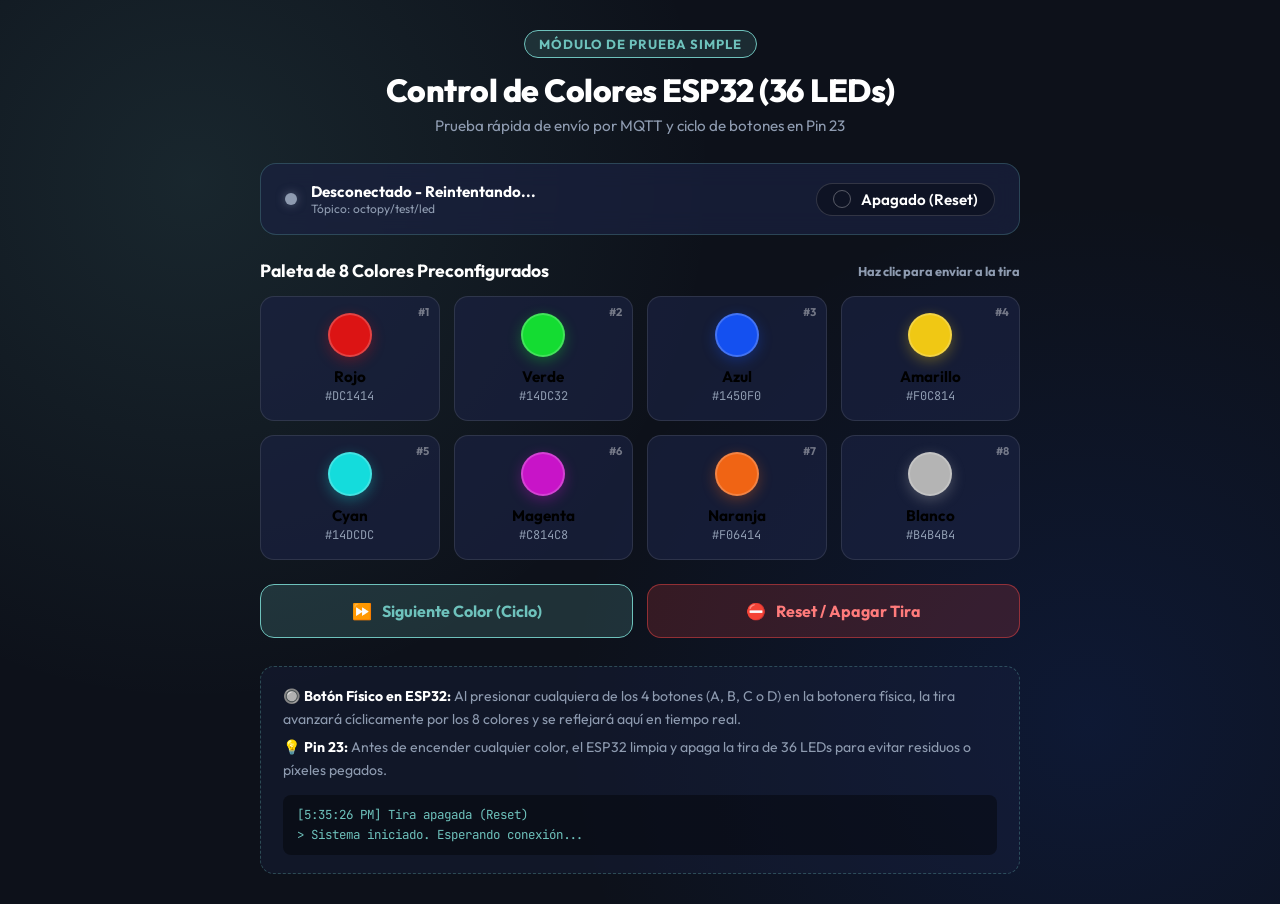
<file: test/index.html>
<!DOCTYPE html>
<html lang="es">
<head>
  <meta charset="UTF-8">
  <meta name="viewport" content="width=device-width, initial-scale=1.0">
  <title>Octopy - Test de Colores y Botonera ESP32</title>
  <link rel="preconnect" href="https://fonts.googleapis.com">
  <link rel="preconnect" href="https://fonts.gstatic.com" crossorigin>
  <link href="https://fonts.googleapis.com/css2?family=Outfit:wght@400;500;600;700;800&family=JetBrains+Mono:wght@400;600&display=swap" rel="stylesheet">
  <style>
    :root {
      --bg-dark: #0D111A;
      --card-bg: rgba(26, 34, 64, 0.7);
      --card-border: rgba(110, 194, 188, 0.25);
      --accent-teal: #6EC2BC;
      --text-main: #FFFFFF;
      --text-muted: #8E9BB0;
    }

    * {
      box-sizing: border-box;
      margin: 0;
      padding: 0;
      font-family: 'Outfit', sans-serif;
    }

    body {
      background-color: var(--bg-dark);
      background-image: 
        radial-gradient(circle at 15% 20%, rgba(110, 194, 188, 0.12) 0%, transparent 40%),
        radial-gradient(circle at 85% 80%, rgba(20, 80, 240, 0.12) 0%, transparent 40%);
      color: var(--text-main);
      min-height: 100vh;
      display: flex;
      flex-direction: column;
      align-items: center;
      padding: 30px 20px;
    }

    .container {
      width: 100%;
      max-width: 760px;
    }

    header {
      text-align: center;
      margin-bottom: 28px;
    }

    .badge {
      display: inline-block;
      padding: 5px 14px;
      border-radius: 20px;
      background: rgba(110, 194, 188, 0.15);
      border: 1px solid var(--accent-teal);
      color: var(--accent-teal);
      font-size: 0.82rem;
      font-weight: 700;
      letter-spacing: 1px;
      text-transform: uppercase;
      margin-bottom: 12px;
    }

    h1 {
      font-size: 2rem;
      font-weight: 800;
      letter-spacing: -0.5px;
      margin-bottom: 6px;
    }

    .subtitle {
      color: var(--text-muted);
      font-size: 0.95rem;
    }

    /* Status Bar */
    .status-panel {
      background: var(--card-bg);
      border: 1px solid var(--card-border);
      border-radius: 16px;
      backdrop-filter: blur(12px);
      padding: 18px 24px;
      margin-bottom: 24px;
      display: flex;
      align-items: center;
      justify-content: space-between;
      gap: 16px;
      flex-wrap: wrap;
    }

    .status-left {
      display: flex;
      align-items: center;
      gap: 14px;
    }

    .live-dot {
      width: 12px;
      height: 12px;
      border-radius: 50%;
      background: #8E9BB0;
      box-shadow: 0 0 10px rgba(142, 155, 176, 0.5);
      transition: all 0.3s ease;
    }

    .live-dot.connected {
      background: #14DC32;
      box-shadow: 0 0 14px #14DC32;
    }

    .preview-chip {
      display: flex;
      align-items: center;
      gap: 10px;
      padding: 6px 16px;
      border-radius: 24px;
      background: rgba(0, 0, 0, 0.3);
      border: 1px solid rgba(255, 255, 255, 0.15);
    }

    .preview-color {
      width: 18px;
      height: 18px;
      border-radius: 50%;
      background: transparent;
      border: 1.5px solid rgba(255, 255, 255, 0.3);
      transition: all 0.3s cubic-bezier(0.4, 0, 0.2, 1);
    }

    .preview-label {
      font-weight: 600;
      font-size: 0.95rem;
    }

    /* Grid of Colors */
    .section-title {
      font-size: 1.1rem;
      font-weight: 700;
      margin-bottom: 14px;
      display: flex;
      align-items: center;
      justify-content: space-between;
    }

    .colors-grid {
      display: grid;
      grid-template-columns: repeat(auto-fit, minmax(150px, 1fr));
      gap: 14px;
      margin-bottom: 24px;
    }

    .color-btn {
      position: relative;
      background: var(--card-bg);
      border: 1.5px solid rgba(255, 255, 255, 0.1);
      border-radius: 14px;
      padding: 16px 14px;
      cursor: pointer;
      display: flex;
      flex-direction: column;
      align-items: center;
      gap: 10px;
      transition: all 0.2s cubic-bezier(0.4, 0, 0.2, 1);
      overflow: hidden;
    }

    .color-btn:hover {
      transform: translateY(-3px);
      border-color: rgba(255, 255, 255, 0.35);
      box-shadow: 0 8px 24px rgba(0, 0, 0, 0.4);
    }

    .color-btn:active {
      transform: translateY(0);
    }

    .color-btn.active {
      border-color: var(--accent-teal);
      background: rgba(110, 194, 188, 0.12);
      box-shadow: 0 0 20px rgba(110, 194, 188, 0.3);
    }

    .swatch {
      width: 44px;
      height: 44px;
      border-radius: 50%;
      border: 2px solid rgba(255, 255, 255, 0.2);
      box-shadow: 0 4px 14px rgba(0, 0, 0, 0.3);
      transition: transform 0.2s ease;
    }

    .color-btn:hover .swatch {
      transform: scale(1.1);
    }

    .color-info {
      text-align: center;
    }

    .color-name {
      font-weight: 700;
      font-size: 0.95rem;
      margin-bottom: 2px;
    }

    .color-hex {
      font-size: 0.75rem;
      color: var(--text-muted);
      font-family: 'JetBrains Mono', monospace;
    }

    .color-index-tag {
      position: absolute;
      top: 8px;
      right: 10px;
      font-size: 0.7rem;
      font-weight: 700;
      color: rgba(255, 255, 255, 0.4);
    }

    /* Actions */
    .actions-panel {
      display: grid;
      grid-template-columns: 1fr 1fr;
      gap: 14px;
      margin-bottom: 28px;
    }

    .btn {
      padding: 16px 20px;
      border-radius: 14px;
      font-weight: 700;
      font-size: 1rem;
      cursor: pointer;
      display: flex;
      align-items: center;
      justify-content: center;
      gap: 10px;
      transition: all 0.2s ease;
      border: none;
    }

    .btn-reset {
      background: rgba(239, 68, 68, 0.18);
      border: 1.5px solid rgba(239, 68, 68, 0.5);
      color: #FF7B7B;
    }

    .btn-reset:hover {
      background: rgba(239, 68, 68, 0.35);
      transform: translateY(-2px);
      box-shadow: 0 6px 20px rgba(239, 68, 68, 0.3);
    }

    .btn-cycle {
      background: rgba(110, 194, 188, 0.18);
      border: 1.5px solid var(--accent-teal);
      color: var(--accent-teal);
    }

    .btn-cycle:hover {
      background: rgba(110, 194, 188, 0.3);
      transform: translateY(-2px);
      box-shadow: 0 6px 20px rgba(110, 194, 188, 0.3);
    }

    /* Instructions card */
    .card-info {
      background: rgba(26, 34, 64, 0.4);
      border: 1px dashed rgba(110, 194, 188, 0.3);
      border-radius: 14px;
      padding: 18px 22px;
      font-size: 0.88rem;
      line-height: 1.6;
      color: var(--text-muted);
    }

    .card-info strong {
      color: var(--text-main);
    }

    .log-box {
      margin-top: 14px;
      background: rgba(0, 0, 0, 0.4);
      border-radius: 8px;
      padding: 10px 14px;
      font-family: 'JetBrains Mono', monospace;
      font-size: 0.78rem;
      color: var(--accent-teal);
      max-height: 90px;
      overflow-y: auto;
    }
  </style>
</head>
<body>
  <div class="container">
    <header>
      <div class="badge">Módulo de Prueba Simple</div>
      <h1>Control de Colores ESP32 (36 LEDs)</h1>
      <p class="subtitle">Prueba rápida de envío por MQTT y ciclo de botones en Pin 23</p>
    </header>

    <!-- Barra de Estado -->
    <div class="status-panel">
      <div class="status-left">
        <div class="live-dot" id="mqttDot" title="Conexión MQTT"></div>
        <div>
          <div style="font-weight: 700; font-size: 0.95rem;" id="mqttText">Conectando a MQTT...</div>
          <div style="font-size: 0.75rem; color: var(--text-muted);">Tópico: octopy/test/led</div>
        </div>
      </div>

      <div class="preview-chip">
        <div class="preview-color" id="previewColor"></div>
        <div class="preview-label" id="previewLabel">Apagado (Reset)</div>
      </div>
    </div>

    <!-- Grid de Colores -->
    <div class="section-title">
      <span>Paleta de 8 Colores Preconfigurados</span>
      <span style="font-size: 0.8rem; color: var(--text-muted);">Haz clic para enviar a la tira</span>
    </div>

    <div class="colors-grid" id="colorsGrid"></div>

    <!-- Botones de Acción -->
    <div class="actions-panel">
      <button class="btn btn-cycle" id="btnCycle" onclick="cycleNextColor()">
        <span>⏩</span> Siguiente Color (Ciclo)
      </button>
      <button class="btn btn-reset" onclick="sendReset()">
        <span>⛔</span> Reset / Apagar Tira
      </button>
    </div>

    <!-- Info del Hardware -->
    <div class="card-info">
      <div>🔘 <strong>Botón Físico en ESP32:</strong> Al presionar cualquiera de los 4 botones (A, B, C o D) en la botonera física, la tira avanzará cíclicamente por los 8 colores y se reflejará aquí en tiempo real.</div>
      <div style="margin-top: 6px;">💡 <strong>Pin 23:</strong> Antes de encender cualquier color, el ESP32 limpia y apaga la tira de 36 LEDs para evitar residuos o píxeles pegados.</div>
      <div class="log-box" id="logBox">> Sistema iniciado. Esperando conexión...</div>
    </div>
  </div>

  <script>
    const COLORS = [
      { name: "Rojo",     hex: "#DC1414", r: 220, g: 20,  b: 20 },
      { name: "Verde",    hex: "#14DC32", r: 20,  g: 220, b: 50 },
      { name: "Azul",     hex: "#1450F0", r: 20,  g: 80,  b: 240 },
      { name: "Amarillo", hex: "#F0C814", r: 240, g: 200, b: 20 },
      { name: "Cyan",     hex: "#14DCDC", r: 20,  g: 220, b: 220 },
      { name: "Magenta",  hex: "#C814C8", r: 200, g: 20,  b: 200 },
      { name: "Naranja",  hex: "#F06414", r: 240, g: 100, b: 20 },
      { name: "Blanco",   hex: "#B4B4B4", r: 180, g: 180, b: 180 }
    ];

    let currentIndex = -1;
    let ws = null;

    function renderPalette() {
      const grid = document.getElementById("colorsGrid");
      grid.innerHTML = "";

      COLORS.forEach((col, idx) => {
        const btn = document.createElement("button");
        btn.className = `color-btn ${currentIndex === idx ? 'active' : ''}`;
        btn.id = `col-btn-${idx}`;
        btn.onclick = () => selectColor(idx);

        btn.innerHTML = `
          <div class="color-index-tag">#${idx + 1}</div>
          <div class="swatch" style="background-color: ${col.hex}; box-shadow: 0 4px 14px ${col.hex}55;"></div>
          <div class="color-info">
            <div class="color-name">${col.name}</div>
            <div class="color-hex">${col.hex}</div>
          </div>
        `;
        grid.appendChild(btn);
      });
    }

    function updatePreview(idx) {
      currentIndex = idx;
      const previewColor = document.getElementById("previewColor");
      const previewLabel = document.getElementById("previewLabel");

      document.querySelectorAll(".color-btn").forEach((b, i) => {
        b.classList.toggle("active", i === idx);
      });

      if (idx >= 0 && idx < COLORS.length) {
        const c = COLORS[idx];
        previewColor.style.backgroundColor = c.hex;
        previewColor.style.boxShadow = `0 0 12px ${c.hex}`;
        previewLabel.textContent = `${c.name} (#${idx + 1})`;
        log(`Color activo: ${c.name} (${c.hex})`);
      } else {
        previewColor.style.backgroundColor = "transparent";
        previewColor.style.boxShadow = "none";
        previewLabel.textContent = "Apagado (Reset)";
        log("Tira apagada (Reset)");
      }
    }

    function selectColor(idx) {
      if (idx < 0 || idx >= COLORS.length) return;
      const c = COLORS[idx];
      updatePreview(idx);

      sendPayload({
        cmd: "SET_COLOR",
        index: idx,
        name: c.name,
        hex: c.hex,
        r: c.r,
        g: c.g,
        b: c.b
      });
    }

    function cycleNextColor() {
      const nextIdx = (currentIndex + 1) % COLORS.length;
      selectColor(nextIdx);
    }

    function sendReset() {
      updatePreview(-1);
      sendPayload({ cmd: "RESET" });
    }

    function sendPayload(payload) {
      if (ws && ws.readyState === WebSocket.OPEN) {
        ws.send(JSON.stringify(payload));
      } else {
        fetch("/api/command", {
          method: "POST",
          headers: { "Content-Type": "application/json" },
          body: JSON.stringify(payload)
        }).catch(err => log("Error HTTP: " + err.message));
      }
    }

    function log(msg) {
      const box = document.getElementById("logBox");
      const time = new Date().toLocaleTimeString();
      box.innerHTML = `[${time}] ${msg}<br>` + box.innerHTML;
    }

    function connectWS() {
      const protocol = window.location.protocol === "https:" ? "wss:" : "ws:";
      const wsUrl = `${protocol}//${window.location.host}/ws`;
      
      ws = new WebSocket(wsUrl);

      ws.onopen = () => {
        document.getElementById("mqttDot").classList.add("connected");
        document.getElementById("mqttText").textContent = "MQTT Conectado";
        log("WebSocket conectado al servidor");
      };

      ws.onmessage = (evt) => {
        try {
          const data = JSON.parse(evt.data);
          if (data.event === "COLOR_CHANGED") {
            log(`ESP32 reportó cambio: ${data.name || ''} (índice ${data.index})`);
            updatePreview(data.index);
          } else if (data.event === "RESET") {
            updatePreview(-1);
          } else if (data.event === "ONLINE") {
            log(`ESP32 se conectó a la red (IP: ${data.ip || 'N/A'})`);
          }
        } catch(e) {
          console.error(e);
        }
      };

      ws.onclose = () => {
        document.getElementById("mqttDot").classList.remove("connected");
        document.getElementById("mqttText").textContent = "Desconectado - Reintentando...";
        setTimeout(connectWS, 2000);
      };
    }

    // Inicialización
    renderPalette();
    updatePreview(-1);
    connectWS();
  </script>
</body>
</html>
</file>
